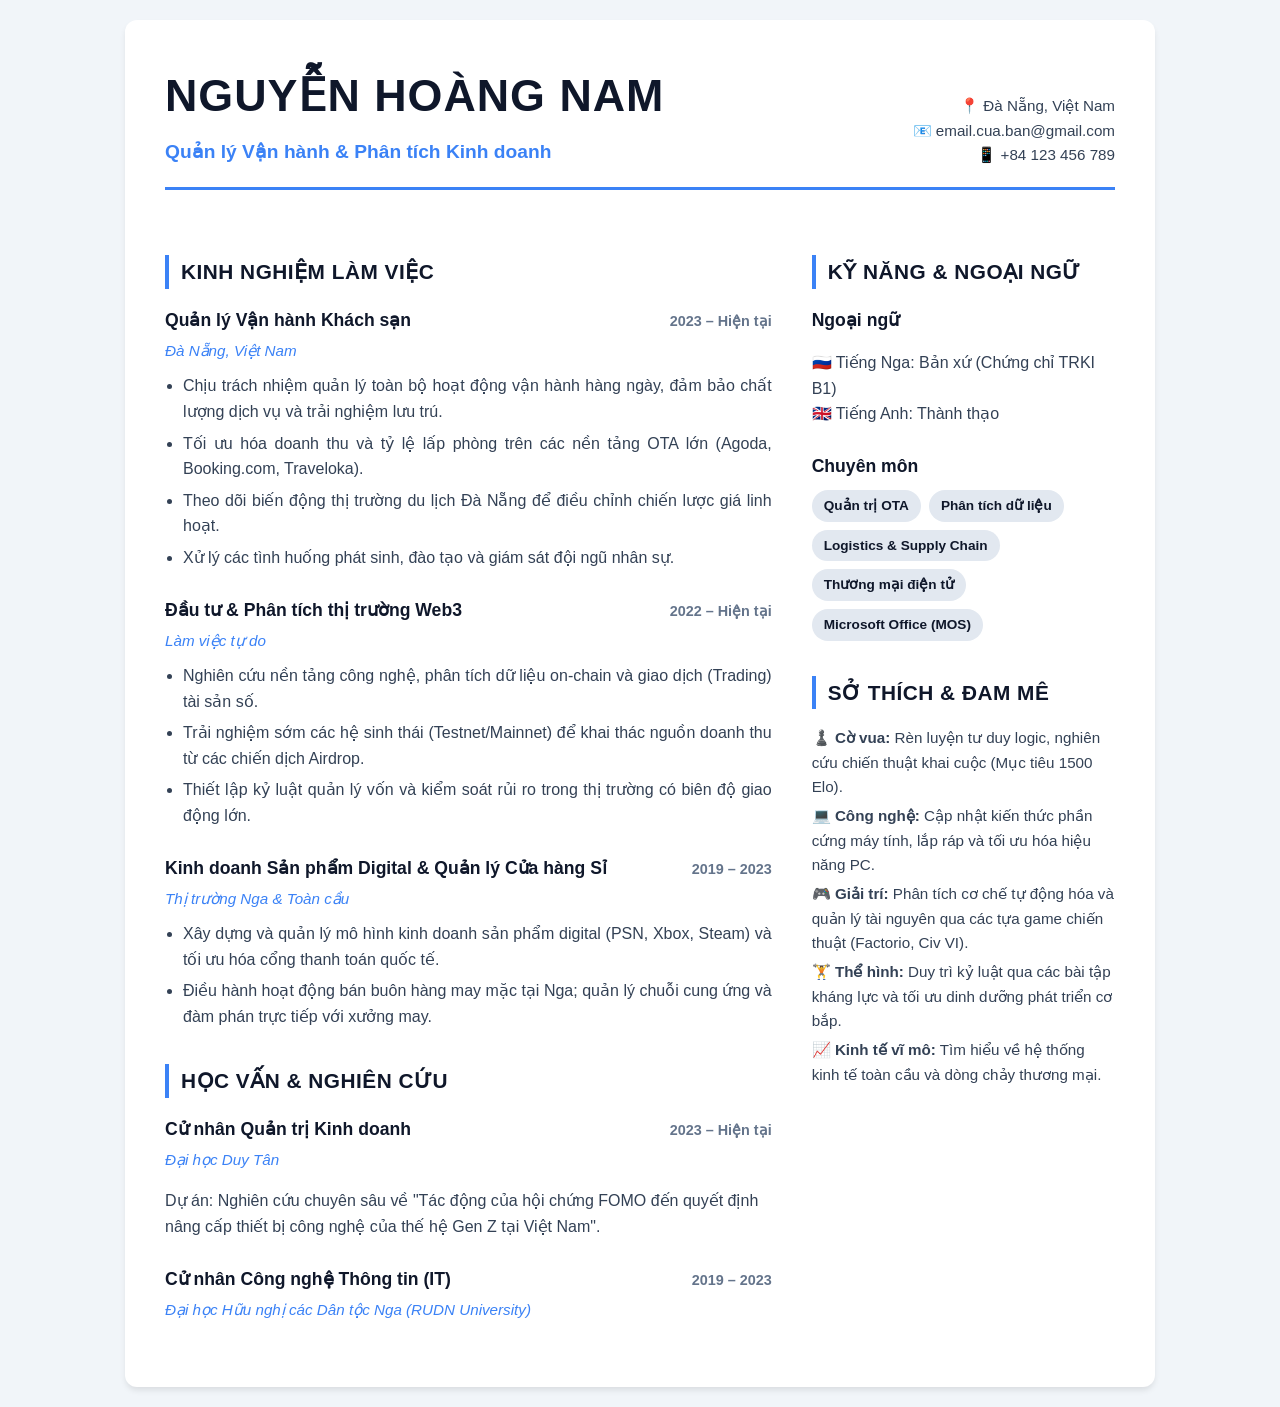
<file: axe.html>
<!DOCTYPE html>
<html lang="vi">
<head>
    <meta charset="UTF-8">
    <meta name="viewport" content="width=device-width, initial-scale=1.0">
    <title>Nguyễn Hoàng Nam - Portfolio & CV</title>
    <style>
        :root { --primary: #0f172a; --secondary: #3b82f6; --text: #334155; --bg: #f1f5f9; }
        body { font-family: 'Segoe UI', Tahoma, Geneva, Verdana, sans-serif; line-height: 1.6; color: var(--text); background: var(--bg); margin: 0; padding: 20px; }
        .container { max-width: 950px; margin: 0 auto; background: white; padding: 40px; border-radius: 12px; box-shadow: 0 4px 6px -1px rgba(0, 0, 0, 0.1); }
        .header { display: flex; justify-content: space-between; align-items: flex-end; border-bottom: 3px solid var(--secondary); padding-bottom: 20px; margin-bottom: 30px; }
        .header-left h1 { margin: 0; color: var(--primary); font-size: 2.8em; text-transform: uppercase; letter-spacing: 1px; }
        .header-left p { font-size: 1.2em; color: var(--secondary); font-weight: bold; margin: 5px 0 0 0; }
        .header-right { text-align: right; font-size: 0.95em; }
        h2 { border-left: 4px solid var(--secondary); padding-left: 12px; color: var(--primary); margin-top: 35px; text-transform: uppercase; font-size: 1.3em; letter-spacing: 0.5px; }
        .grid-2-col { display: grid; grid-template-columns: 2fr 1fr; gap: 40px; }
        .item { margin-bottom: 25px; }
        .item-header { display: flex; justify-content: space-between; align-items: baseline; margin-bottom: 5px; }
        .item-title { font-weight: 700; font-size: 1.1em; color: var(--primary); }
        .item-date { color: #64748b; font-size: 0.9em; font-weight: 600; }
        .item-subtitle { color: var(--secondary); font-style: italic; font-size: 0.95em; margin-bottom: 10px; }
        ul { padding-left: 18px; margin-top: 5px; }
        li { margin-bottom: 6px; text-align: justify; }
        .tag-container { display: flex; flex-wrap: wrap; gap: 8px; margin-top: 10px; }
        .tag { background: #e2e8f0; color: var(--primary); padding: 5px 12px; border-radius: 20px; font-size: 0.85em; font-weight: 600; }
        .hobby-list p { margin: 5px 0; font-size: 0.95em; }
        @media (max-width: 768px) { .grid-2-col { grid-template-columns: 1fr; } .header { flex-direction: column; align-items: flex-start; gap: 15px; } .header-right { text-align: left; } }
    </style>
</head>
<body>
    <div class="container">
        <div class="header">
            <div class="header-left">
                <h1>Nguyễn Hoàng Nam</h1>
                <p>Quản lý Vận hành & Phân tích Kinh doanh</p>
            </div>
            <div class="header-right">
                <div>📍 Đà Nẵng, Việt Nam</div>
                <div>📧 email.cua.ban@gmail.com</div>
                <div>📱 +84 123 456 789</div>
            </div>
        </div>

        <div class="grid-2-col">
            <div class="main-col">
                <h2>Kinh nghiệm làm việc</h2>
                
                <div class="item">
                    <div class="item-header">
                        <span class="item-title">Quản lý Vận hành Khách sạn</span>
                        <span class="item-date">2023 – Hiện tại</span>
                    </div>
                    <div class="item-subtitle">Đà Nẵng, Việt Nam</div>
                    <ul>
                        <li>Chịu trách nhiệm quản lý toàn bộ hoạt động vận hành hàng ngày, đảm bảo chất lượng dịch vụ và trải nghiệm lưu trú.</li>
                        <li>Tối ưu hóa doanh thu và tỷ lệ lấp phòng trên các nền tảng OTA lớn (Agoda, Booking.com, Traveloka).</li>
                        <li>Theo dõi biến động thị trường du lịch Đà Nẵng để điều chỉnh chiến lược giá linh hoạt.</li>
                        <li>Xử lý các tình huống phát sinh, đào tạo và giám sát đội ngũ nhân sự.</li>
                    </ul>
                </div>

                <div class="item">
                    <div class="item-header">
                        <span class="item-title">Đầu tư & Phân tích thị trường Web3</span>
                        <span class="item-date">2022 – Hiện tại</span>
                    </div>
                    <div class="item-subtitle">Làm việc tự do</div>
                    <ul>
                        <li>Nghiên cứu nền tảng công nghệ, phân tích dữ liệu on-chain và giao dịch (Trading) tài sản số.</li>
                        <li>Trải nghiệm sớm các hệ sinh thái (Testnet/Mainnet) để khai thác nguồn doanh thu từ các chiến dịch Airdrop.</li>
                        <li>Thiết lập kỷ luật quản lý vốn và kiểm soát rủi ro trong thị trường có biên độ giao động lớn.</li>
                    </ul>
                </div>

                <div class="item">
                    <div class="item-header">
                        <span class="item-title">Kinh doanh Sản phẩm Digital & Quản lý Cửa hàng Sỉ</span>
                        <span class="item-date">2019 – 2023</span>
                    </div>
                    <div class="item-subtitle">Thị trường Nga & Toàn cầu</div>
                    <ul>
                        <li>Xây dựng và quản lý mô hình kinh doanh sản phẩm digital (PSN, Xbox, Steam) và tối ưu hóa cổng thanh toán quốc tế.</li>
                        <li>Điều hành hoạt động bán buôn hàng may mặc tại Nga; quản lý chuỗi cung ứng và đàm phán trực tiếp với xưởng may.</li>
                    </ul>
                </div>

                <h2>Học vấn & Nghiên cứu</h2>
                <div class="item">
                    <div class="item-header">
                        <span class="item-title">Cử nhân Quản trị Kinh doanh</span>
                        <span class="item-date">2023 – Hiện tại</span>
                    </div>
                    <div class="item-subtitle">Đại học Duy Tân</div>
                    <p>Dự án: Nghiên cứu chuyên sâu về "Tác động của hội chứng FOMO đến quyết định nâng cấp thiết bị công nghệ của thế hệ Gen Z tại Việt Nam".</p>
                </div>
                <div class="item">
                    <div class="item-header">
                        <span class="item-title">Cử nhân Công nghệ Thông tin (IT)</span>
                        <span class="item-date">2019 – 2023</span>
                    </div>
                    <div class="item-subtitle">Đại học Hữu nghị các Dân tộc Nga (RUDN University)</div>
                </div>
            </div>

            <div class="side-col">
                <h2>Kỹ năng & Ngoại ngữ</h2>
                <div class="item">
                    <div class="item-title">Ngoại ngữ</div>
                    <p>🇷🇺 Tiếng Nga: Bản xứ (Chứng chỉ TRKI B1)<br>🇬🇧 Tiếng Anh: Thành thạo</p>
                </div>
                <div class="item">
                    <div class="item-title">Chuyên môn</div>
                    <div class="tag-container">
                        <span class="tag">Quản trị OTA</span>
                        <span class="tag">Phân tích dữ liệu</span>
                        <span class="tag">Logistics & Supply Chain</span>
                        <span class="tag">Thương mại điện tử</span>
                        <span class="tag">Microsoft Office (MOS)</span>
                    </div>
                </div>
                
                <h2>Sở thích & Đam mê</h2>
                <div class="hobby-list">
                    <p>♟️ <b>Cờ vua:</b> Rèn luyện tư duy logic, nghiên cứu chiến thuật khai cuộc (Mục tiêu 1500 Elo).</p>
                    <p>💻 <b>Công nghệ:</b> Cập nhật kiến thức phần cứng máy tính, lắp ráp và tối ưu hóa hiệu năng PC.</p>
                    <p>🎮 <b>Giải trí:</b> Phân tích cơ chế tự động hóa và quản lý tài nguyên qua các tựa game chiến thuật (Factorio, Civ VI).</p>
                    <p>🏋️ <b>Thể hình:</b> Duy trì kỷ luật qua các bài tập kháng lực và tối ưu dinh dưỡng phát triển cơ bắp.</p>
                    <p>📈 <b>Kinh tế vĩ mô:</b> Tìm hiểu về hệ thống kinh tế toàn cầu và dòng chảy thương mại.</p>
                </div>
            </div>
        </div>
    </div>
</body>
</html>
</file>
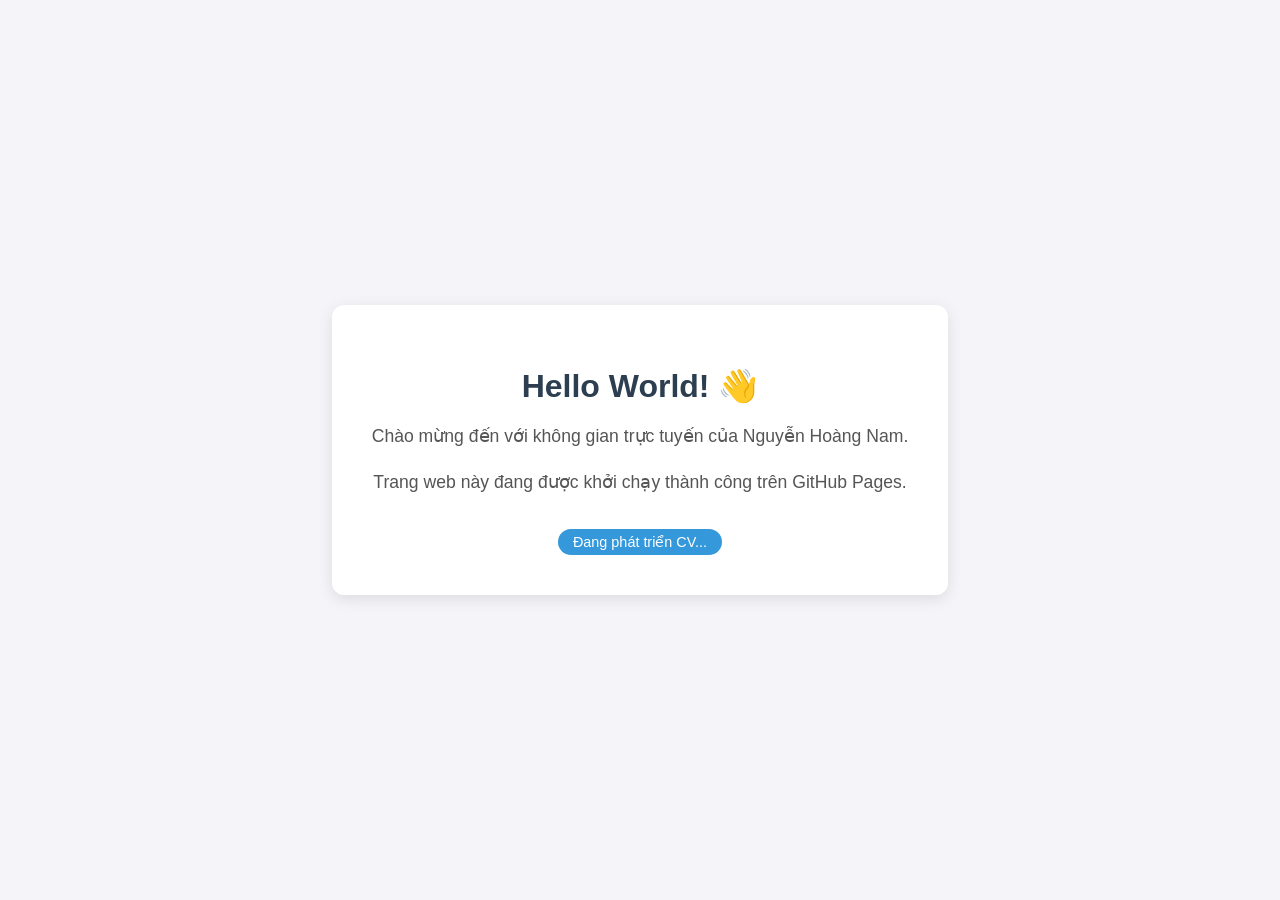
<file: test.html>
<!DOCTYPE html>
<html lang="vi">
<head>
    <meta charset="UTF-8">
    <meta name="viewport" content="width=device-width, initial-scale=1.0">
    <title>Nguyễn Hoàng Nam - Portfolio</title>
    <style>
        body {
            font-family: 'Segoe UI', Tahoma, Geneva, Verdana, sans-serif;
            display: flex;
            flex-direction: column;
            align-items: center;
            justify-content: center;
            height: 100vh;
            margin: 0;
            background-color: #f4f4f9;
            color: #333;
        }
        .container {
            text-align: center;
            padding: 40px;
            background: white;
            border-radius: 12px;
            box-shadow: 0 4px 15px rgba(0,0,0,0.1);
        }
        h1 { color: #2c3e50; margin-bottom: 10px; }
        p { font-size: 1.1em; color: #555; line-height: 1.6; }
        .badge {
            display: inline-block;
            background-color: #3498db;
            color: white;
            padding: 5px 15px;
            border-radius: 20px;
            font-size: 0.9em;
            margin-top: 15px;
        }
    </style>
</head>
<body>
    <div class="container">
        <h1>Hello World! 👋</h1>
        <p>Chào mừng đến với không gian trực tuyến của Nguyễn Hoàng Nam.</p>
        <p>Trang web này đang được khởi chạy thành công trên GitHub Pages.</p>
        <div class="badge">Đang phát triển CV...</div>
    </div>
</body>
</html>
</file>
